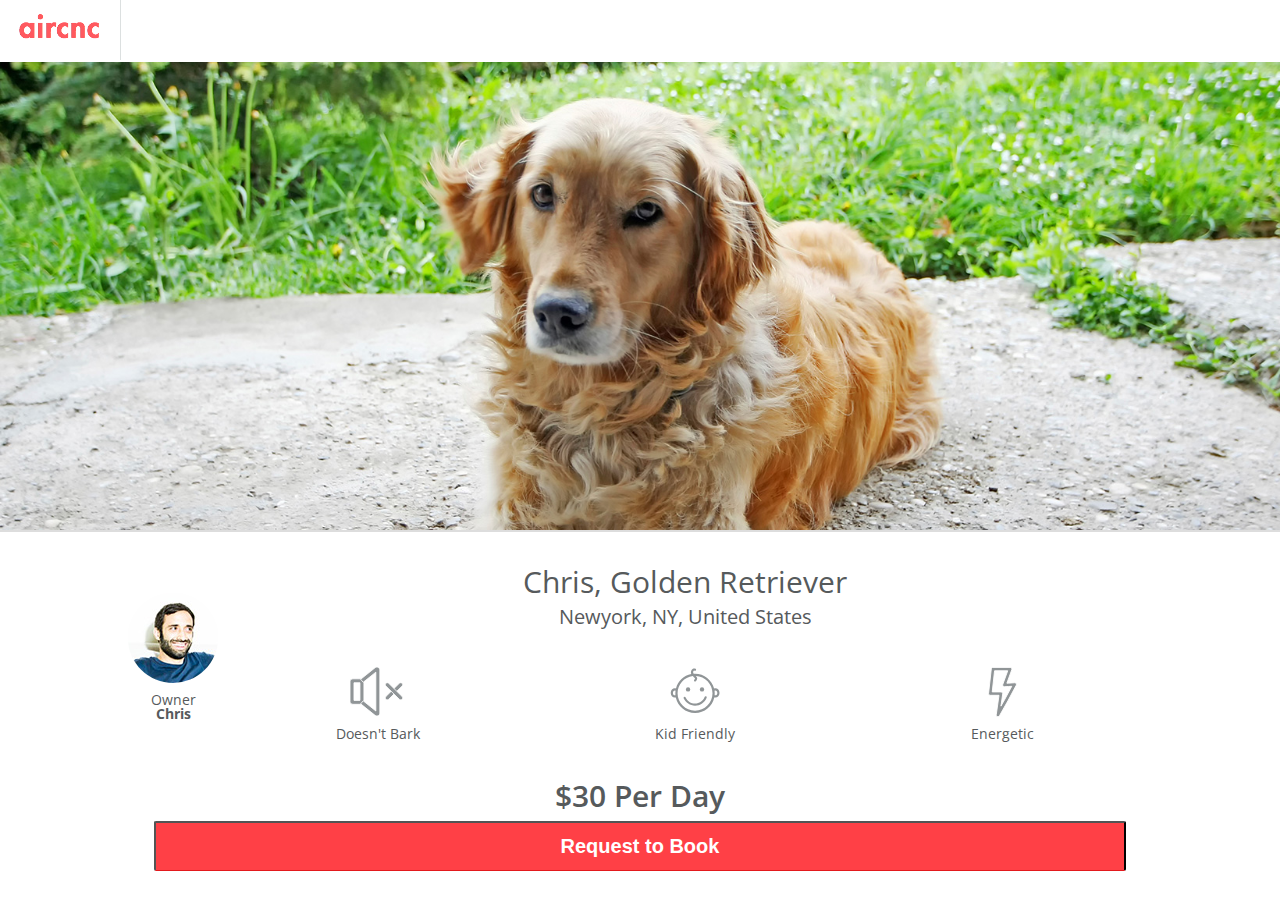
<file: HTML Course/aircnc/index.html>
<!DOCTYPE html>
<html>
     <head>
          <title>AirCnC - Rent a Cat or Dog</title>
          <link
               href="https://fonts.googleapis.com/css?family=Open+Sans:400,700,600"
               rel="stylesheet"
               type="text/css"
          />
          <link rel="stylesheet" href="css/reset.css" />
          <link rel="stylesheet" href="css/style.css" />
          <meta
               name="description"
               content="AirC&amp;C is the premiere site renting cute cats and canines"
          />
          <meta name="viewport" content="width=device-width, initial-scale=1" />
     </head>

     <body>
          <header>
               <img src="./images/logo.png" alt="Aircnc logo" class="logo" />
          </header>
          <div class="hero">
               <img src="./images/dog-hero-image.png" alt="Golden Dog" />
          </div>
          <section class="info full clearfix">
               <div class="container">
                    <div class="profile center full">
                         <div class="owner-details center">
                              <img
                                   src="./images/chris-castiglione.png"
                                   alt="pp photo"
                              />
                              <p>Owner</p>
                              <p class="bold">Chris</p>
                         </div>
                         <div class="pet-details center full">
                              <h2>Chris, Golden Retriever</h2>
                              <p class="address">
                                   Newyork, NY, United States
                              </p>
                              <div class="icons">
                                   <aside>
                                        <img
                                             class="icon"
                                             src="./images/icons/mute.svg"
                                             alt="does not bark"
                                        />
                                        <p>Doesn't Bark</p>
                                   </aside>
                                   <aside>
                                        <img
                                             class="icon"
                                             src="./images/icons/baby.svg"
                                             alt="baby"
                                        />
                                        <p>Kid Friendly</p>
                                   </aside>
                                   <aside>
                                        <img
                                             class="icon"
                                             src="./images/icons/lightning.svg"
                                             alt="energy"
                                        />
                                        <p>Energetic</p>
                                   </aside>
                              </div>
                         </div>
                    </div>
                    <div class="booking center">
                         <h1>$30 Per Day</h1>
                         <button class="button">Request to Book</button>
                    </div>
               </div>
          </section>
     </body>
</html>
</file>
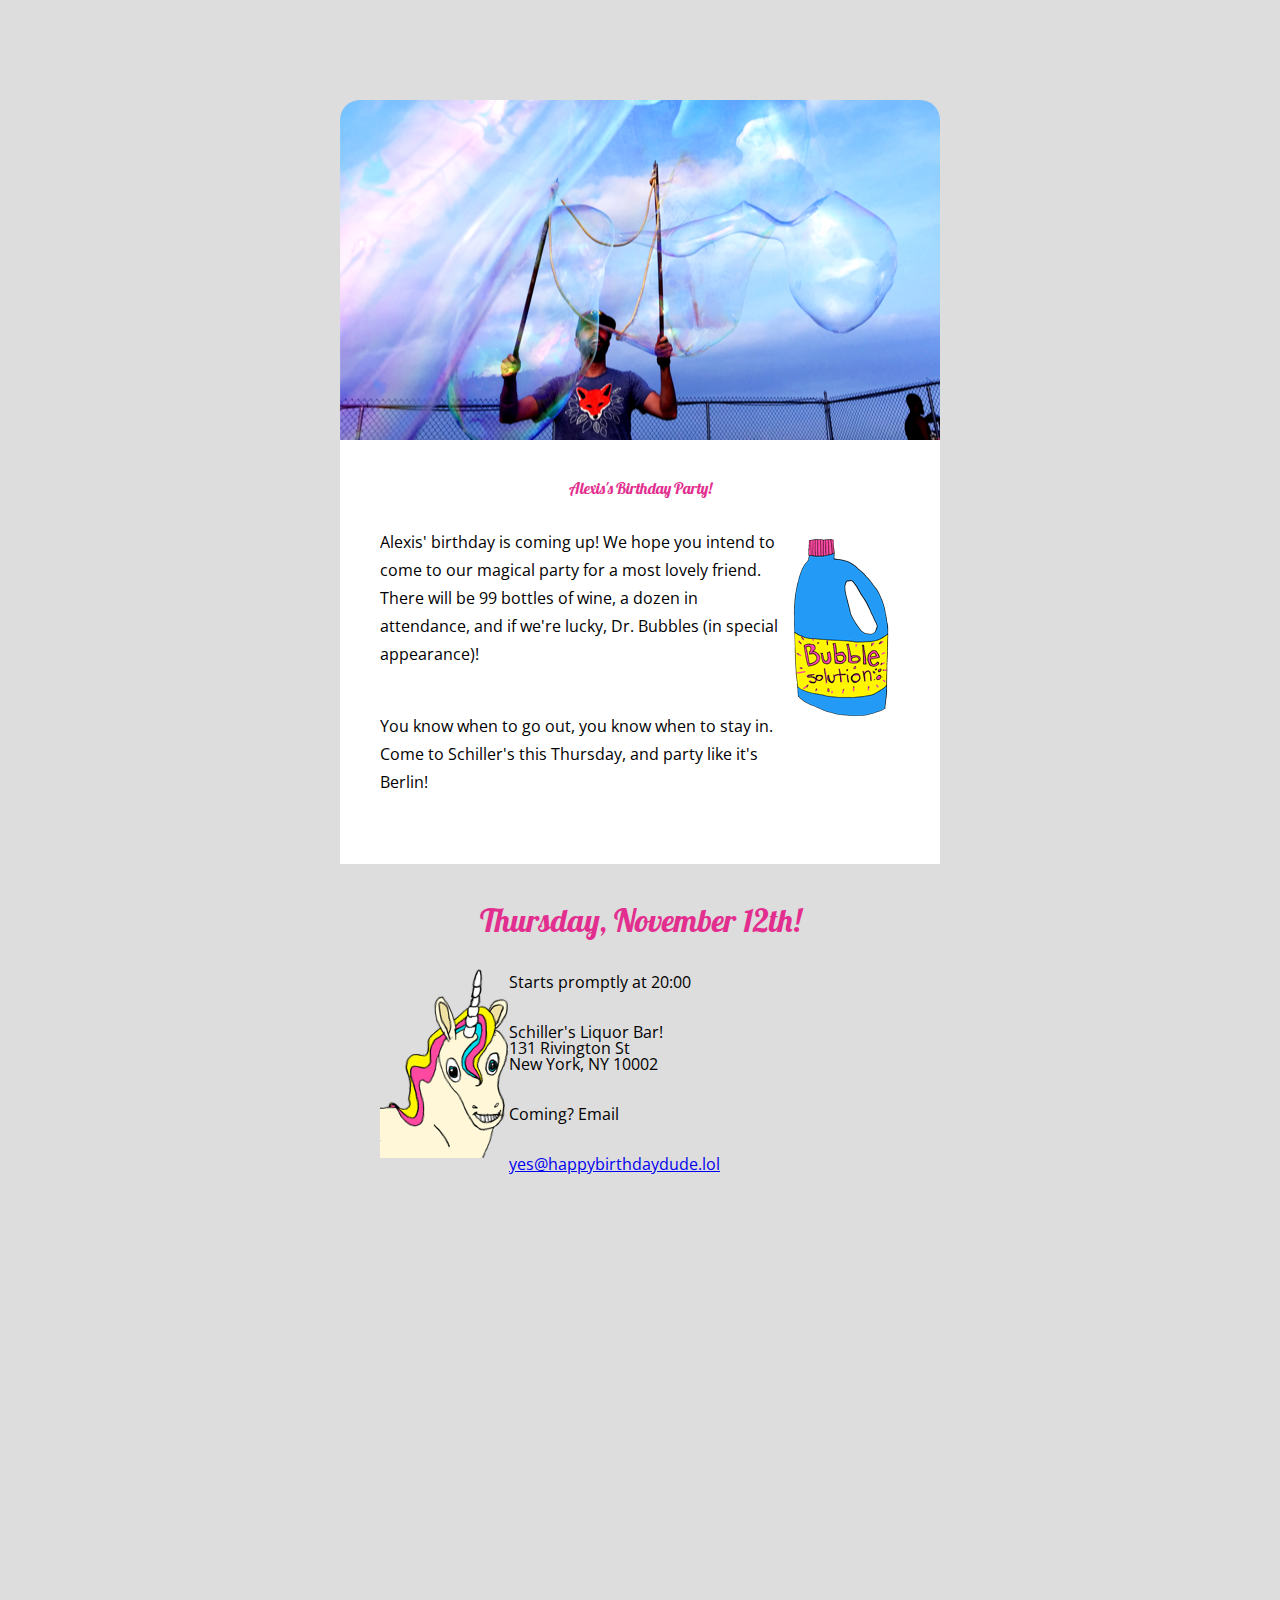
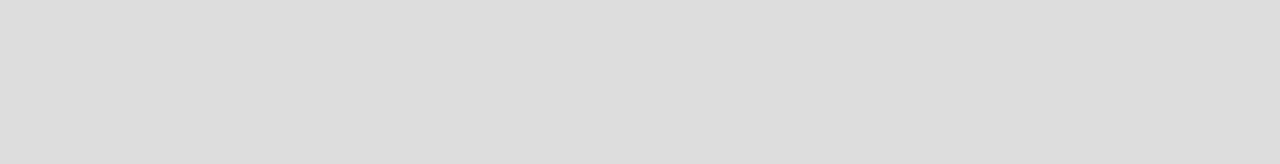
<file: HTML Course/happy-birthday/index.html>
<!DOCTYPE html>
<html>
     <head>
          <title>Happy Birthday Alexis!</title>
          <meta name="description" content="Happy Birthday Alexis!" />
          <link rel="stylesheet" href="css/reset.css" />
          <link rel="stylesheet" href="css/style.css" />
          <link
               rel="stylesheet"
               href="css/small.css"
               media="(max-width: 630px)"
          />
          <link
               href="https://fonts.googleapis.com/css?family=Open+Sans:300,700|Lobster"
               rel="stylesheet"
               type="text/css"
          />
          <meta name="viewport" content="width=device-width, initial-scale=1" />
     </head>
     <body>
          <div class="container">
               <section class="hero">
                    <img src="./images/hero-image.png" alt="hero-image" />
               </section>
               <section class="info">
                    <h1 class="title">Alexis's Birthday Party!</h1>
                    <aside class="right">
                         <img
                              src="./images/bubble-bottle.png"
                              alt="bubble-bottle"
                         />
                    </aside>
                    <p>
                         Alexis' birthday is coming up! We hope you intend to
                         come to our magical party for a most lovely friend.
                         There will be 99 bottles of wine, a dozen in
                         attendance, and if we're lucky, Dr. Bubbles (in special
                         appearance)!
                    </p>
                    <br />
                    <p>
                         You know when to go out, you know when to stay in. Come
                         to Schiller's this Thursday, and party like it's
                         Berlin!
                    </p>
               </section>
               <section class="contact">
                    <h2>Thursday, November 12th!</h2>
                    <aside class="left">
                         <img src="./images/unicorn.png" alt="unicorn" />
                    </aside>
                    <p>Starts promptly at <time>20:00</time></p>
                    <p><address>
                         Schiller's Liquor Bar! <br> 
                         131 Rivington St <br>
                          New York, NY
                         10002
                        </address></p>
                    <div class="mail">
                         <p>Coming? Email</p>
                         <a href="#">yes@happybirthdaydude.lol</a>
                    </div>
               </section>
               <section class="map">
                    <iframe
                         src="https://www.google.com/maps/embed?pb=!1m18!1m12!1m3!1d2217836.003727895!2d-74.38273752374029!3d39.85223231986214!2m3!1f0!2f0!3f0!3m2!1i1024!2i768!4f13.1!3m3!1m2!1s0x89c2598111ffc377%3A0x6455254f2d644a86!2sSchiller&#39;s%20Liquor%20Bar!5e0!3m2!1sen!2str!4v1591199066720!5m2!1sen!2str"
                         width="100%"
                         height="450"
                         frameborder="0"
                         style="border: 0;"
                         allowfullscreen=""
                         aria-hidden="false"
                         tabindex="0"
                    ></iframe>
               </section>
          </div>
     </body>
</html>
</file>
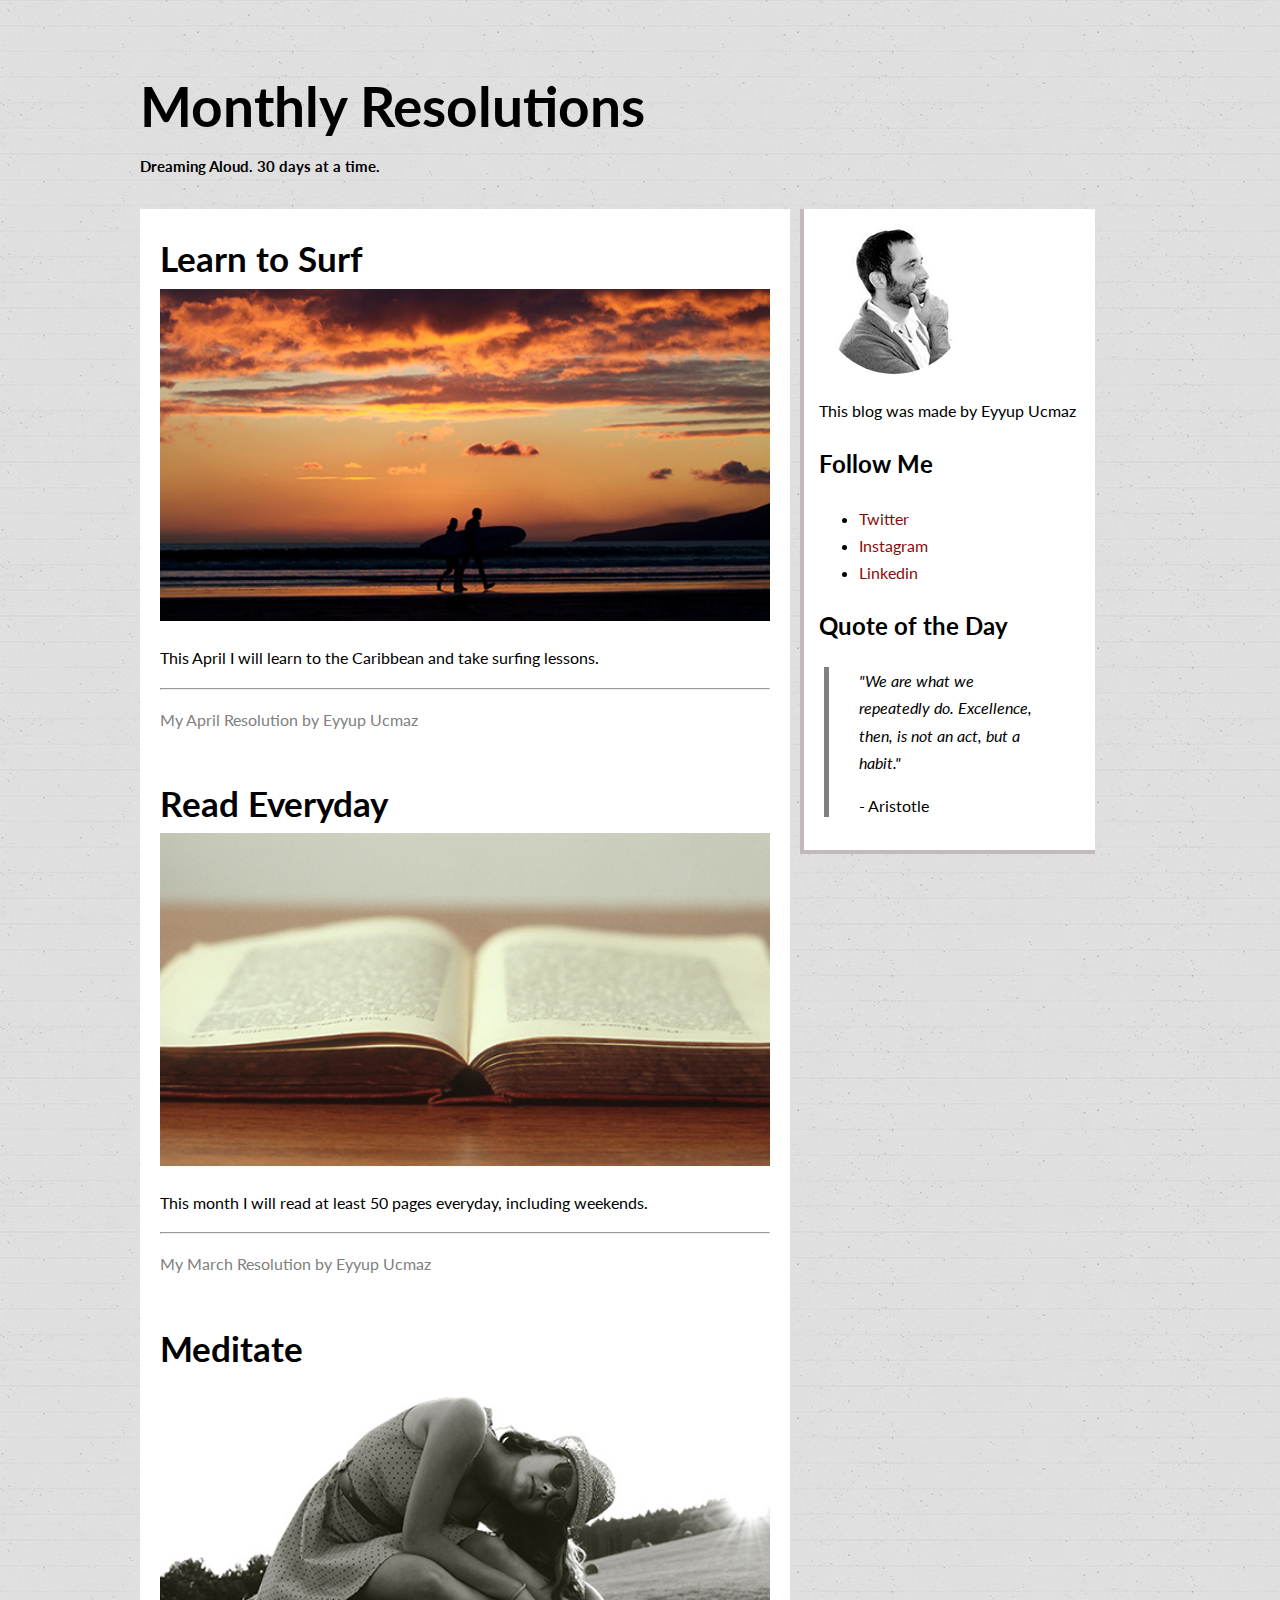
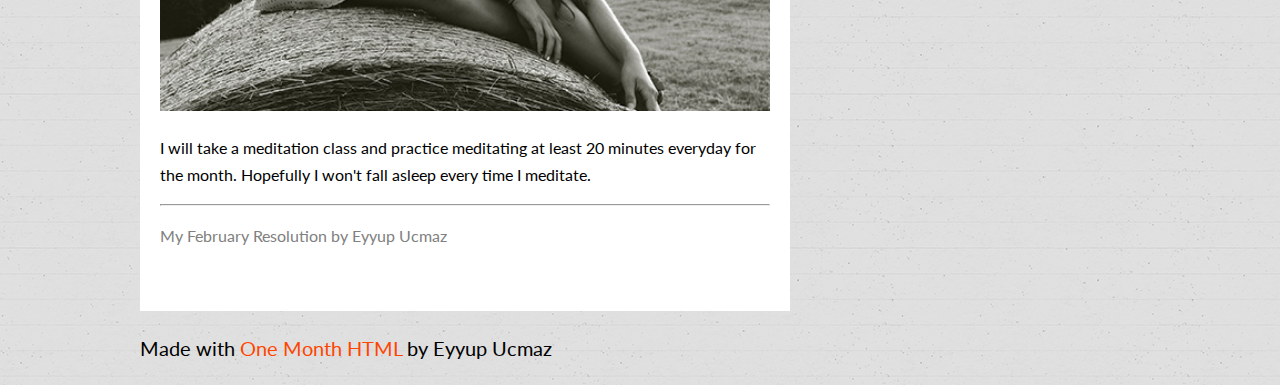
<file: HTML Course/monthly-resolutions/index.html>
<!DOCTYPE html>
<html lang="en">
     <head>
          <meta charset="utf-8" />
          <meta http-equiv="X-UA-Compatible" content="IE=edge" />
          <meta name="viewport" content="width=device-width, initial-scale=1" />
          <meta name="description" content="" />
          <meta
               name="author"
               content="Chris Castiglione, and the One Month team"
          />
          <title>Monthly Resolutions by Chris Castiglione</title>
          <link
               href="http://fonts.googleapis.com/css?family=Lato"
               rel="stylesheet"
               type="text/css"
          />
          <link rel="stylesheet" href="css/normalize.css" />
          <link rel="stylesheet" href="css/style.css" />
     </head>
     <body>
          <div class="container">
               <div class="header">
                    <h1 class="header-title">Monthly Resolutions</h1>
                    <h3 class="header-desc">
                         Dreaming Aloud. 30 days at a time.
                    </h3>
               </div>
               <div class="main">
                    <div class="content">
                         <h2>Learn to Surf</h2>
                         <img src="images/surfing.jpg" alt="surfing picture" />
                         <p>
                              This April I will learn to the Caribbean and take
                              surfing lessons.
                         </p>
                         <hr />
                         <p class="author">
                              My April Resolution by Eyyup Ucmaz
                         </p>
                    </div>
                    <div class="content">
                         <h2>Read Everyday</h2>
                         <img src="images/book.jpg" alt="book picture" />
                         <p>
                              This month I will read at least 50 pages everyday,
                              including weekends.
                         </p>
                         <hr />
                         <p class="author">
                              My March Resolution by Eyyup Ucmaz
                         </p>
                    </div>
                    <div class="content">
                         <h2>Meditate</h2>
                         <img
                              src="images/meditate-girl.jpg"
                              alt="meditate-girl picture"
                         />
                         <p>
                              I will take a meditation class and practice
                              meditating at least 20 minutes everyday for the
                              month. Hopefully I won't fall asleep every time I
                              meditate.
                         </p>
                         <hr />
                         <p class="author">
                              My February Resolution by Eyyup Ucmaz
                         </p>
                    </div>
               </div>
               <div class="sidebar">
                    <img src="images/chris-castiglione.jpg" alt="pp photo" />
                    <p>This blog was made by Eyyup Ucmaz</p>
                    <h2>Follow Me</h2>
                    <ul>
                         <li><a href="#">Twitter</a></li>
                         <li><a href="#">Instagram</a></li>
                         <li><a href="#">Linkedin</a></li>
                    </ul>
                    <h2>Quote of the Day</h2>
                    <div class="block"></div>
                    <blockquote>
                         <p class="quote">
                              "We are what we repeatedly do. Excellence, then,
                              is not an act, but a habit."
                         </p>
                         - Aristotle
                    </blockquote>
               </div>
               <div class="footer clear">
                    <p>
                         Made with
                         <a href="#" target="_blank">One Month HTML</a> by Eyyup
                         Ucmaz
                    </p>
               </div>
          </div>
     </body>
</html>
</file>
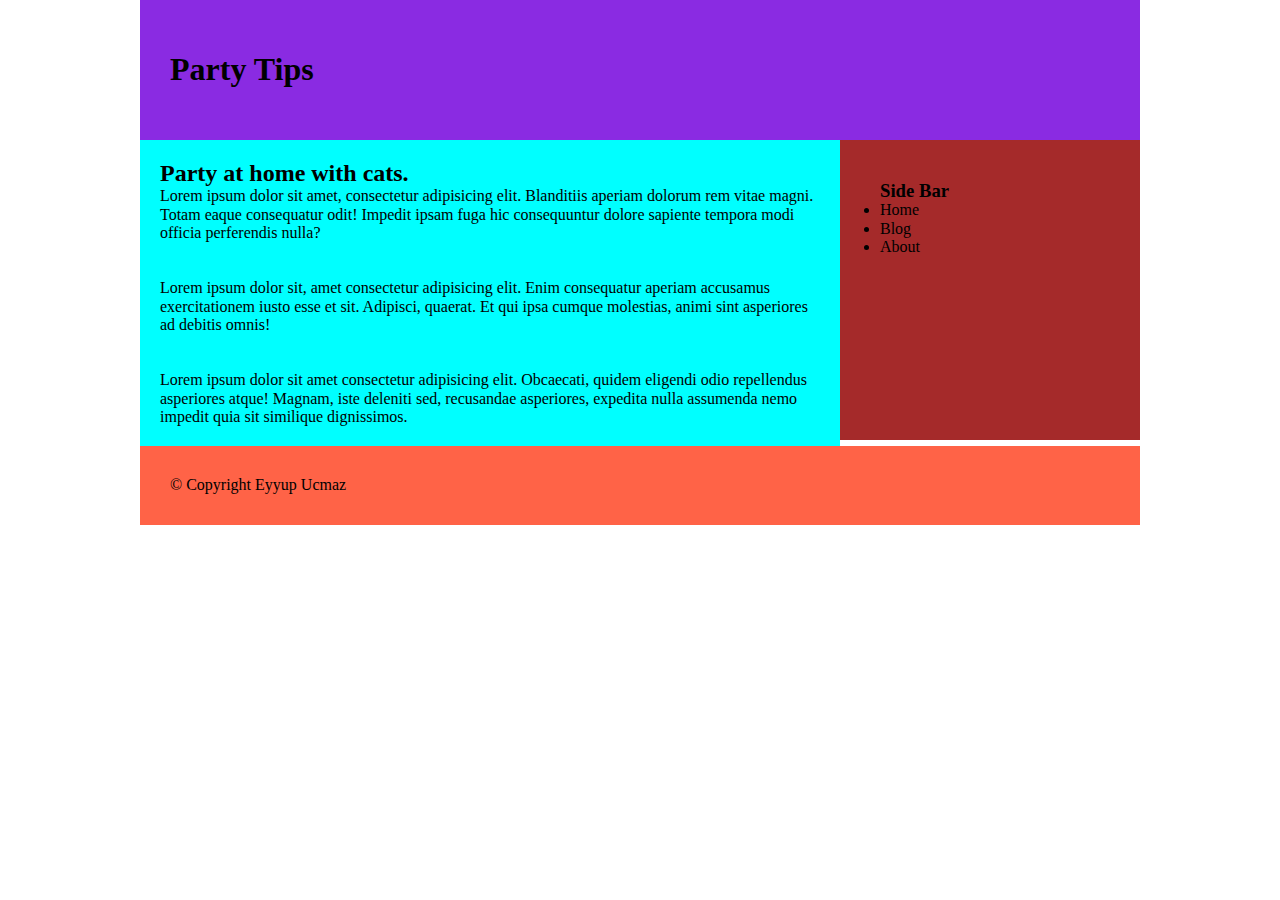
<file: HTML Course/Web_Site/index.html>
<!DOCTYPE html>
<html lang="en">
    <head>
        <meta charset="UTF-8" />
        <meta name="viewport" content="width=device-width, initial-scale=1.0" />
        <link rel="stylesheet" href="normalize.css" />
        <link rel="stylesheet" href="style.css" />
        <title>Party Tips</title>
    </head>

    <body>
        <div class="container">
            <div class="header">
                <h1>Party Tips</h1>
            </div>

            <div class="main">
                <h2>Party at home with cats.</h2>
                <p>
                    Lorem ipsum dolor sit amet, consectetur adipisicing elit.
                    Blanditiis aperiam dolorum rem vitae magni. Totam eaque
                    consequatur odit! Impedit ipsam fuga hic consequuntur dolore
                    sapiente tempora modi officia perferendis nulla?
                </p>
                <br /><br />
                <p>
                    Lorem ipsum dolor sit, amet consectetur adipisicing elit.
                    Enim consequatur aperiam accusamus exercitationem iusto esse
                    et sit. Adipisci, quaerat. Et qui ipsa cumque molestias,
                    animi sint asperiores ad debitis omnis!
                </p>
                <br /><br />
                <p>
                    Lorem ipsum dolor sit amet consectetur adipisicing elit.
                    Obcaecati, quidem eligendi odio repellendus asperiores
                    atque! Magnam, iste deleniti sed, recusandae asperiores,
                    expedita nulla assumenda nemo impedit quia sit similique
                    dignissimos.
                </p>
            </div>
            <div class="sidebar">
                <h3>Side Bar</h3>
                <ul>
                    <li>Home</li>
                    <li>Blog</li>
                    <li>About</li>
                </ul>
            </div>
            <div class="footer">
                <p>&copy; Copyright Eyyup Ucmaz</p>
            </div>
        </div>
    </body>
</html>
</file>
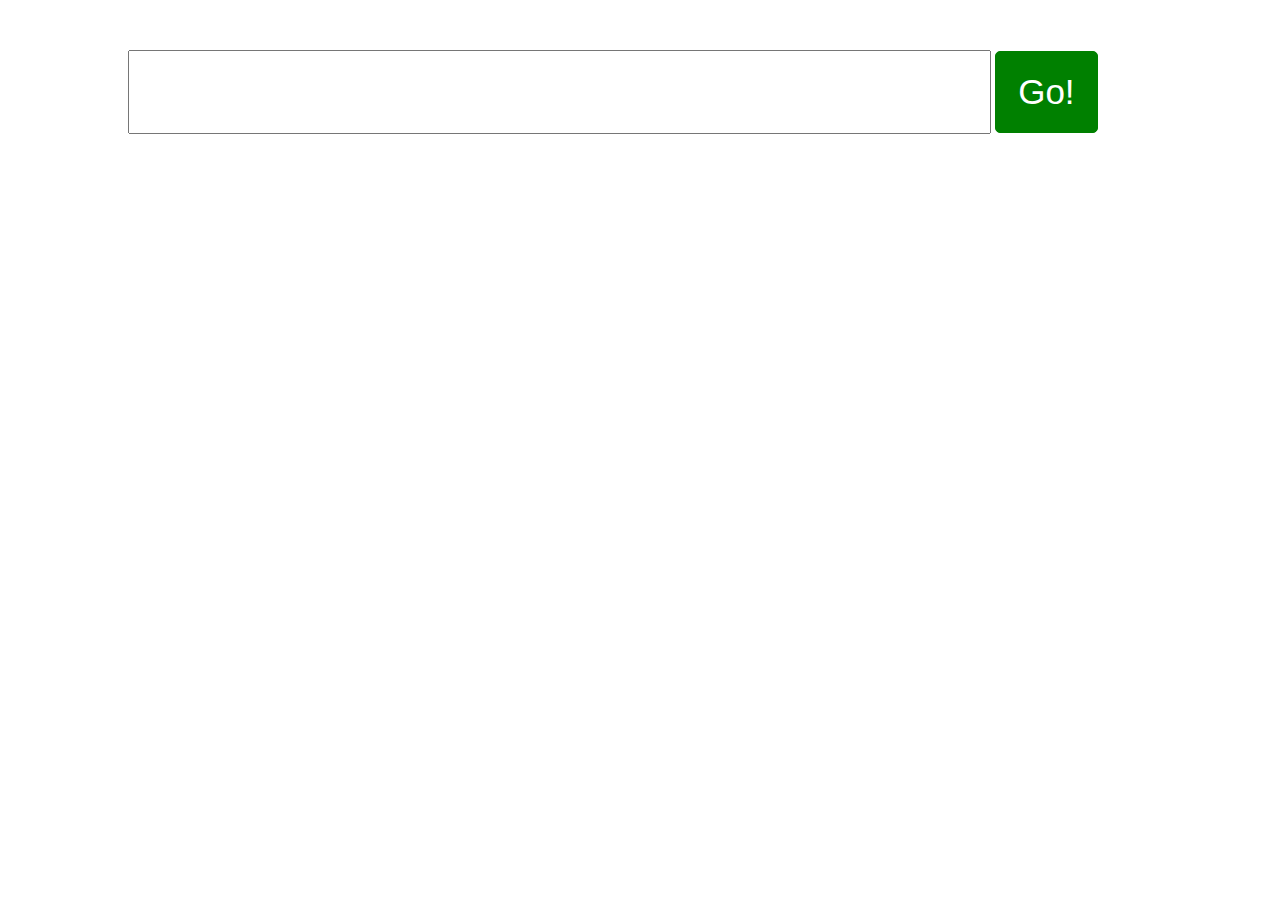
<file: JS Course/Second Week/index.html>
<!DOCTYPE html>
<html lang="en">
    <head>
        <meta charset="UTF-8" />
        <meta name="viewport" content="width=device-width, initial-scale=1.0" />
        <link rel="stylesheet" href="main.css" />
        <title>Document</title>
    </head>
    <body>
        <div class="container container-padding50">
            <input type="text" class="js-userinput container-textinput" />
            <button class="container-button js-go">Go!</button>
        </div>
        <div class="container container-padding50 js-container"></div>
        <script src="./app.js"></script>
    </body>
</html>
</file>
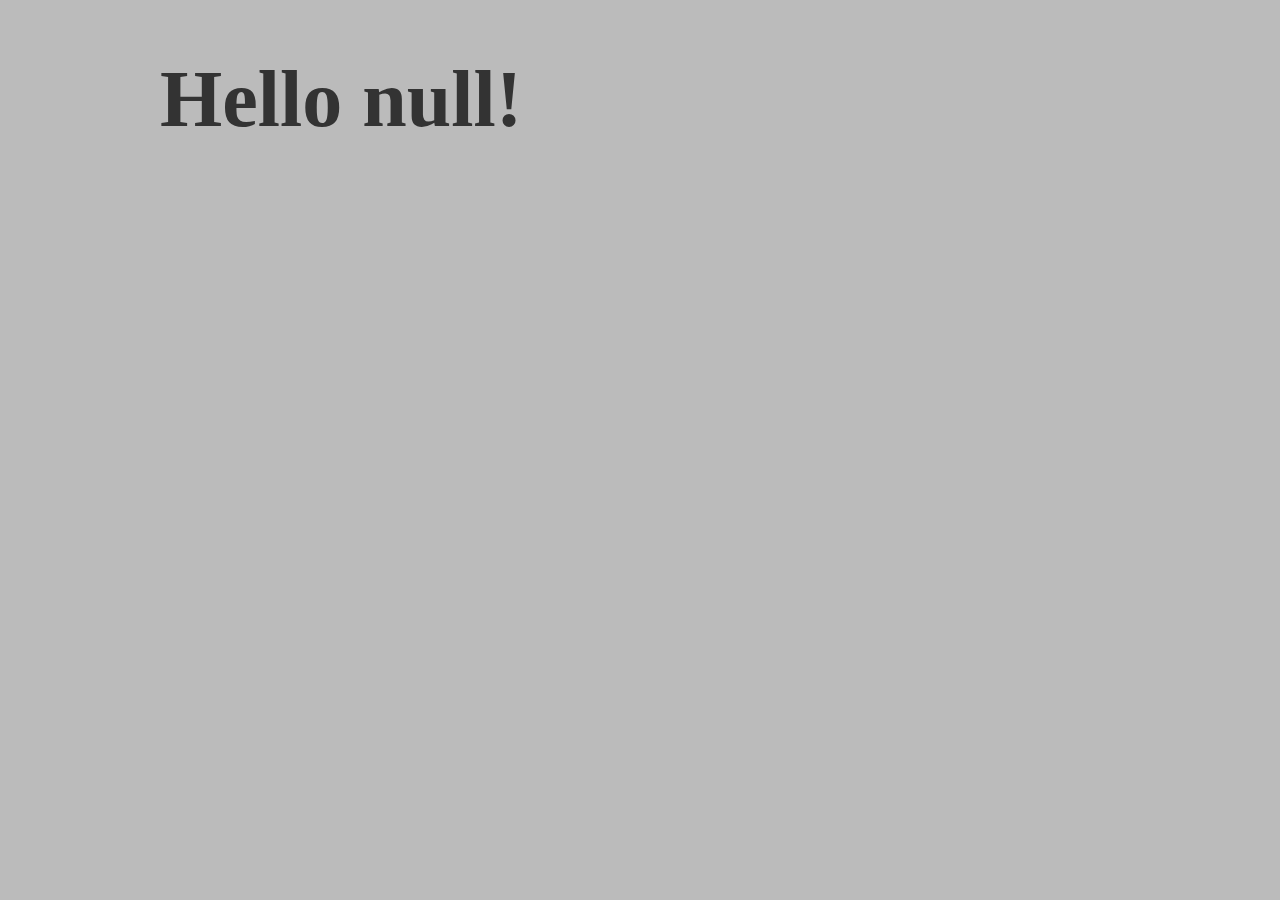
<file: JS Course/First-Week/index-1.html>
<!DOCTYPE html>
<html>
    <head>
        <title>Oprah Likes You. And so do other people.</title>

        <style>
            /* Basic CSS comment */
            body {
                background: #bbb;
                color: white;
                width: 960px;
                margin: 0 auto;
            }

            h1 {
                font-size: 80px;
                color: #333;
            }
        </style>
        <script>
            var username = prompt("Hello, who are you?");
            document.write("<h1>Hello " + username + "!</h1>");
        </script>
    </head>

    <body></body>
</html>
</file>
<file: HTML Course/aircnc/css/style.css>
/*
 * General/Utility Styles
*/

* {
     -moz-box-sizing: border-box; /* Firexfox */
     -webkit-box-sizing: border-box; /* Safari/Chrome/iOS/Android */
     box-sizing: border-box; /* IE */
}

body {
     margin: 0;
     background: #ddd;
     font-family: "Open Sans", arial, sans-serif;
     font-size: 0.875rem;
     color: rgb(86, 90, 92);
}

.clearfix:after {
     content: "";
     display: table;
     clear: both;
}

a {
     font-weight: bold;
     color: rgb(255, 89, 95);
     text-decoration: none;
}

strong {
     font-weight: 600;
}

/*
 * Button styles
*/

.button {
     background: rgb(255, 64, 70);
     color: white;
     text-decoration: none;
     display: block;
     padding: 0.75rem 5rem;
     border-bottom: 1px solid rgb(227, 25, 29);
     border-radius: 2px;
     width: 95%;
     margin: 0 auto;
     font-weight: 900;
     font-size: 20px;
}

/*
* HEADER
*/

header {
     background: #fff;
}

header .logo {
     border-right: 1px solid #dce0e0;
     cursor: pointer;
}

.hero img {
     width: 100%;
}

.center {
     display: flex;
     flex-direction: column;
     justify-content: center;
     align-items: center;
}
.bold {
     font-weight: bold;
}
.full {
     width: 100%;
}

/*
  * WHITE INFO SECTION
*/
.container {
     margin: 0;
     padding: 0;
     width: 100%;
     background: #fff;
}

.info {
     margin: 0;
     background: white;
     padding: 0 0 30px 0;
}
.profile {
     padding: 20px 0;
}
.owner-details img {
     border-radius: 50%;
     margin-bottom: 10px;
}
.pet-details h2 {
     margin: 15px auto 10px auto;
     font-size: 30px;
}
.address {
     font-size: 20px;
}
.icons {
     width: 100%;
     margin: 40px auto 20px auto;
     display: flex;
     justify-content: space-around;
     align-items: baseline;
}
.icons aside {
     display: flex;
     flex-direction: column;
     justify-content: center;
     align-items: center;
}
.icon {
     margin: auto auto 10px auto;
     height: 50px;
}
.booking h1 {
     font-size: 30px;
     font-weight: 600;
     margin-bottom: 10px;
}
.top-info {
     width: 100%;
}
@media only screen and (min-width: 1060px) {
     .container {
          width: 1024px;
          margin: 0 auto;
     }
     .profile {
          display: flex;
          flex-direction: row;
     }
}
</file>
<file: HTML Course/happy-birthday/css/style.css>
/*
 * General Styles
*/

body {
     background: #ddd;
     font-family: "Open Sans", arial, sans-serif;
}

* {
     -moz-box-sizing: border-box; /* Firexfox */
     -webkit-box-sizing: border-box; /* Safari/Chrome/iOS/Android */
     box-sizing: border-box; /* IE */
}

.clearfix:after {
     content: "";
     display: table;
     clear: both;
}

p {
     font-size: 16px;
     line-height: 1.75;
     margin-bottom: 28px;
}

strong {
     font-weight: bold;
}

ul li {
     list-style: decimal inside;
}

/*
 * Heading Styles
*/

h1,
h2 {
     font-family: "Lobster", cursive;
     color: #e22f8f;
     text-align: center;
     margin-bottom: 32px;
}

h1 {
     font-size: 16px;
}

h2 {
     font-size: 32px;
}

/*
 * Container Styles
*/

.container {
     width: 600px;
     margin: 100px auto;
     border-radius: 20px 20px 0 0;
}

/*
  * Hero Styles
*/
.hero {
     line-height: 0;
}
.hero img {
     width: 100%;
     border-radius: 20px 20px 0 0;
}

/*
  * SECTION STYLES
*/
section.info,
section.contact {
     padding: 40px;
}
section.info {
     background: #fff;
}

/*
  * ASIDE Styles
*/

aside.left {
     float: left;
}

aside.right {
     float: right;
}
</file>
<file: HTML Course/happy-birthday/css/small.css>
.container {
     width: 100%;
     margin: 0;
     padding: 0;
}

.hero img {
     border-radius: 0;
}

aside.right,
aside.left {
     text-align: center;
     float: inherit;
}
section.map iframe {
     width: 100%;
}
</file>
<file: HTML Course/monthly-resolutions/css/style.css>
/* 
Project Name: Monthly Resolutions
Client: One Month
Author: Christopher Castig | @castig
*/

/*----------------------------------------------------------------------------- 
01=BASE   
-----------------------------------------------------------------------------*/

/* Box Model Hack */
* {
     -moz-box-sizing: border-box; /* Firexfox */
     -webkit-box-sizing: border-box; /* Safari/Chrome/iOS/Android */
     box-sizing: border-box; /* IE */
}

.clear {
     clear: both;
}
body {
     background: url("../images/notebook.png"); /* add a fallback color of #d6d6d6 */
     color: #000000;
     font-family: "Lato", sans-serif;
     line-height: 1.7; /* line-height is unit-less */
     font-size: 100%;
}

/*----------------------------------------------------------------------------- 
02=LAYOUT  
-----------------------------------------------------------------------------*/
.container {
     width: 1000px;
     margin: 0 auto 0 auto;
}
.header {
     margin-bottom: 30px;
}
.header-title {
     font-family: "Lato", sans-serif;
     margin: 60px 0px 0px 0px;
     padding: 0px;
     font-size: 55px;
}
.header-desc {
     font-size: 15px;
     margin: 0px;
     padding: 0px;
}

/*----------------------------------------------------------------------------- 
03=MAIN  
-----------------------------------------------------------------------------*/
.main {
     font-family: "Lato", sans-serif;
     width: 650px;
     background-color: white;
     float: left;
     margin: 0px 10px 0px 0px;
     padding: 20px;
}
.main img {
     padding: 0px;
     width: 100%;
}
.main h2 {
     padding: 0%;
     margin: 0em;
     font-size: 35px;
}
.author {
     color: gray;
}
.content {
     padding-bottom: 25px;
}

/*----------------------------------------------------------------------------- 
03=SIDEBAR  
-----------------------------------------------------------------------------*/
.sidebar {
     font-family: "Lato", sans-serif;
     float: left;
     width: 295px;
     background-color: white;
     padding: 15px;
     border-bottom: 4px solid rgb(194, 186, 186);
     border-left: 4px solid rgb(194, 186, 186);
}
.sidebar a {
     font-family: "Lato", sans-serif;
     text-decoration: none;
     color: rgb(138, 11, 11);
}
.block {
     width: 5px;
     height: 150px;
     background: gray;
     float: left;
     margin: 0px 5px;
}
.quote {
     font-style: italic;
}
.sidebar img {
     border-radius: 50%;
}
/*----------------------------------------------------------------------------- 
03=FOOTER
-----------------------------------------------------------------------------*/
.footer p {
     padding-top: 20px;
     font-size: 20px;
}
.footer a {
     text-decoration: none;
     color: orangered;
}
</file>
<file: HTML Course/Web_Site/style.css>
* {
    box-sizing: border-box;
    margin: 0;
    padding: 0;
}

.container {
    width: 1000px;
    margin: 0 auto 0 auto;
}

.header {
    background-color: blueviolet;
    padding: 30px;
}
.main {
    background-color: aqua;
    padding: 20px;
    width: 700px;
    float: left;
}
.sidebar {
    background-color: brown;
    padding: 40px;
    height: 300px;
    width: 300px;
    float: left;
}
.footer {
    background-color: tomato;
    padding: 30px;
    clear: both;
}
</file>
<file: JS Course/Second Week/main.css>
body {
    width: 80%;
    max-width: 1024px;
    margin: 0 auto;
}

.container-padding50 {
    padding-top: 50px;
}

.container-textinput {
    width: 80%;
    display: inline-block;
    padding: 20px;
    font-size: 35px;
    font-family: Helvetica, sans-serif;
}

.container-button {
    width: 10%;
    display: inline-block;
    padding: 20px;
    background-color: green;
    color: white;
    font-size: 35px;
    font-family: Arial, Helvetica, sans-serif;
    border: 1px solid green;
    border-radius: 5px;
}

.container-image {
    width: 30%;
    display: block;
    float: left;
    margin-right: 3%;
}
</file>
